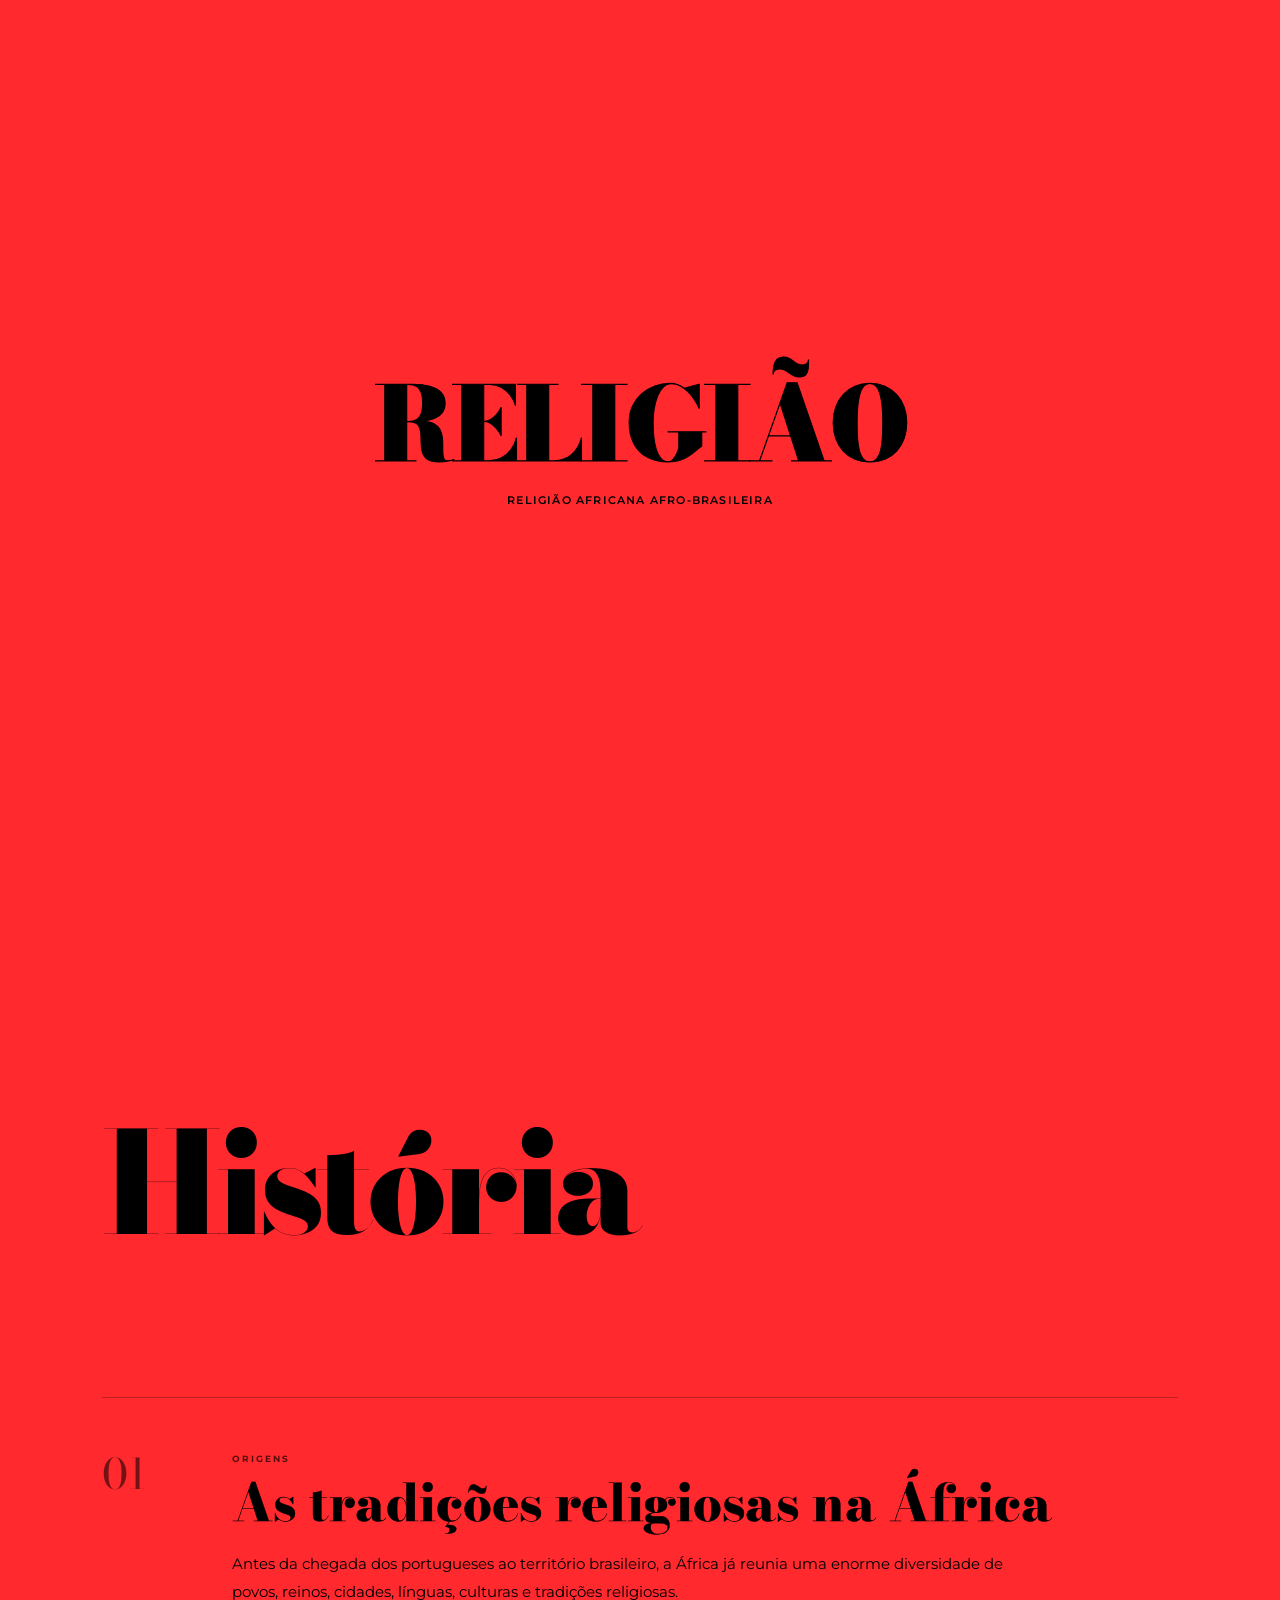
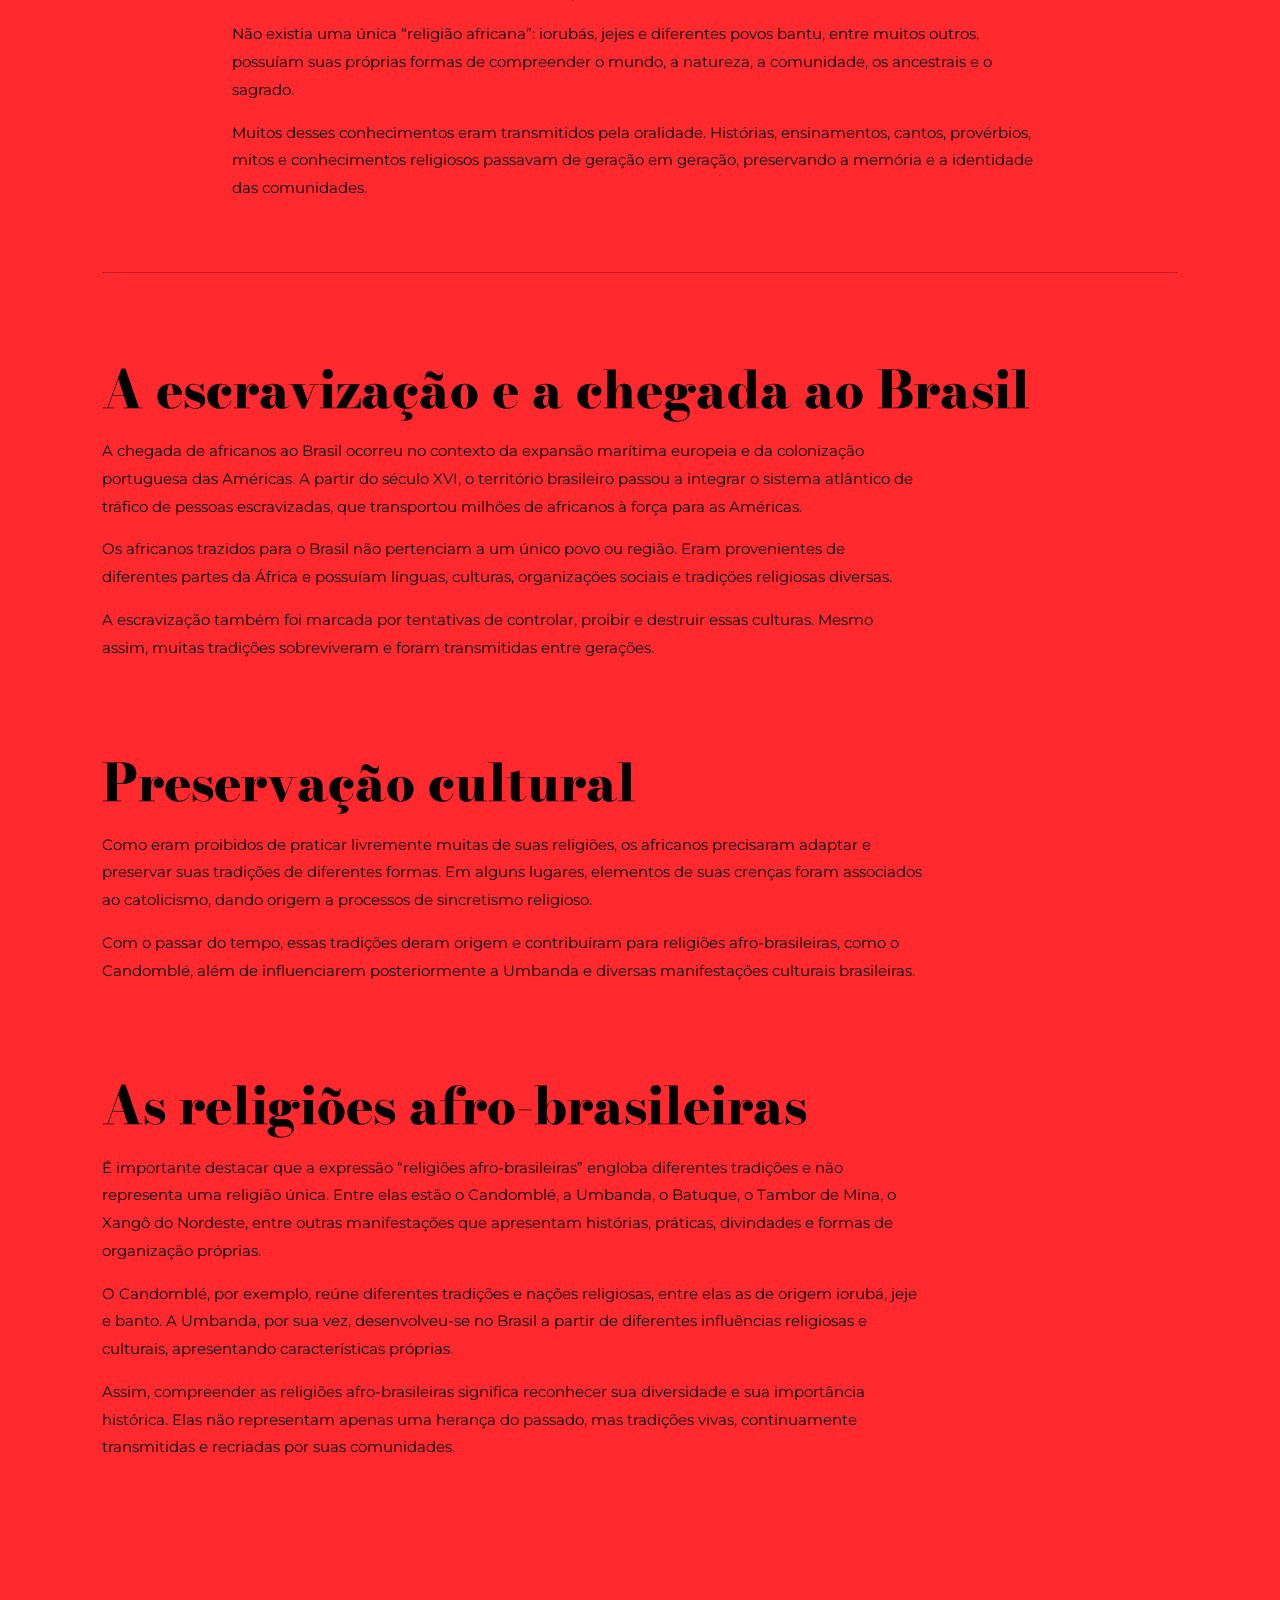
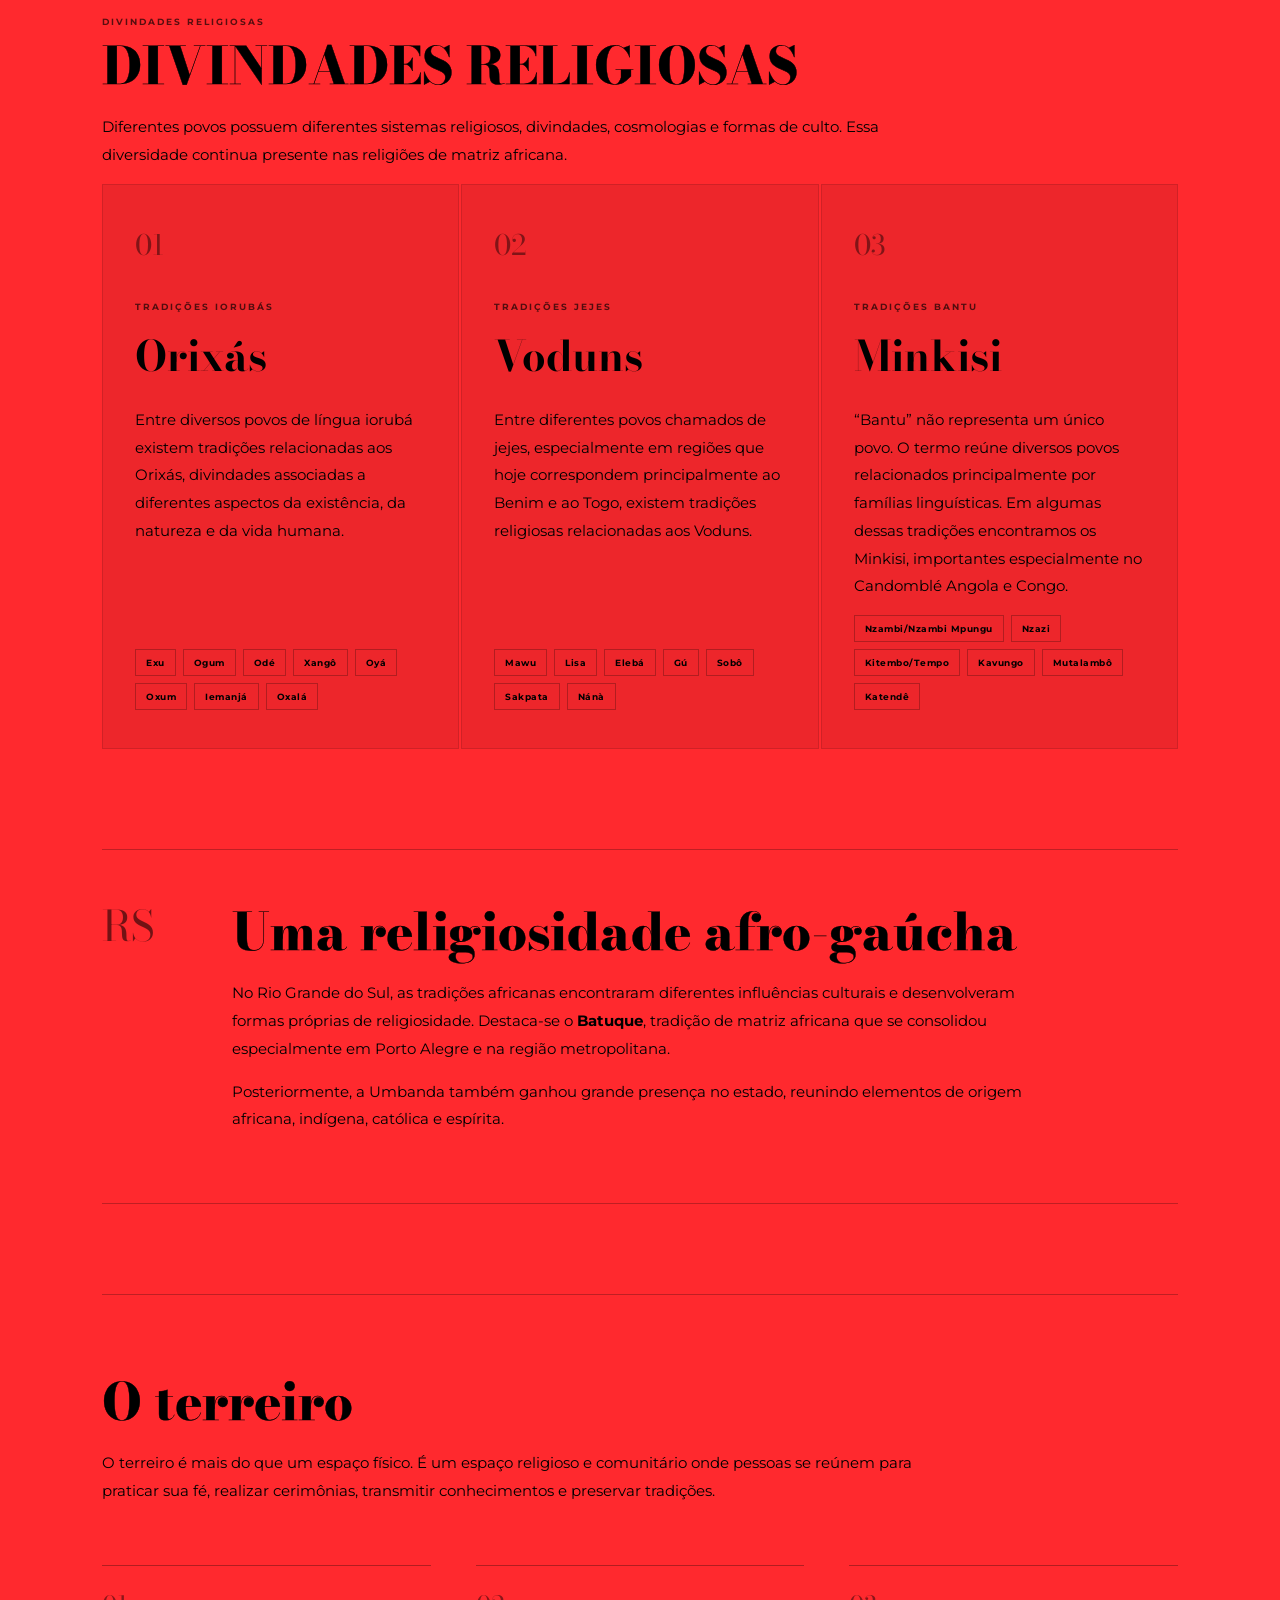
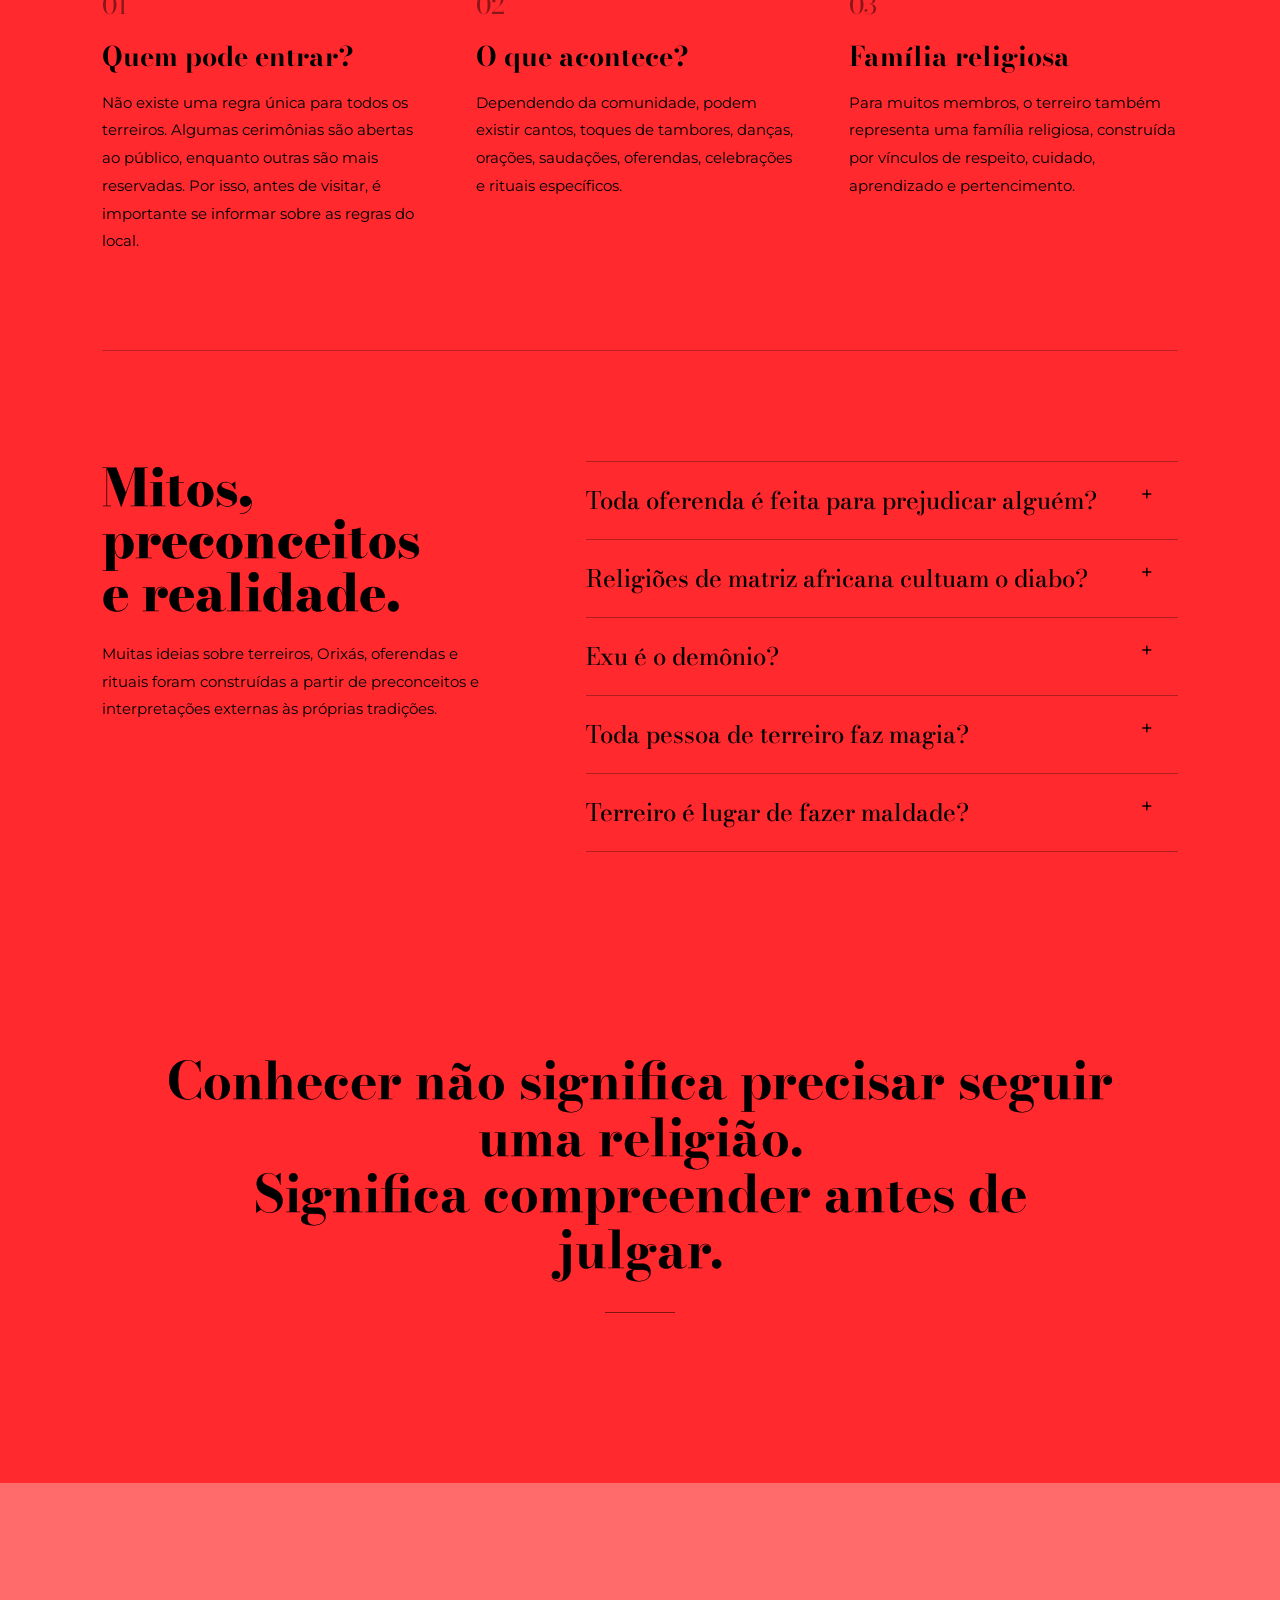
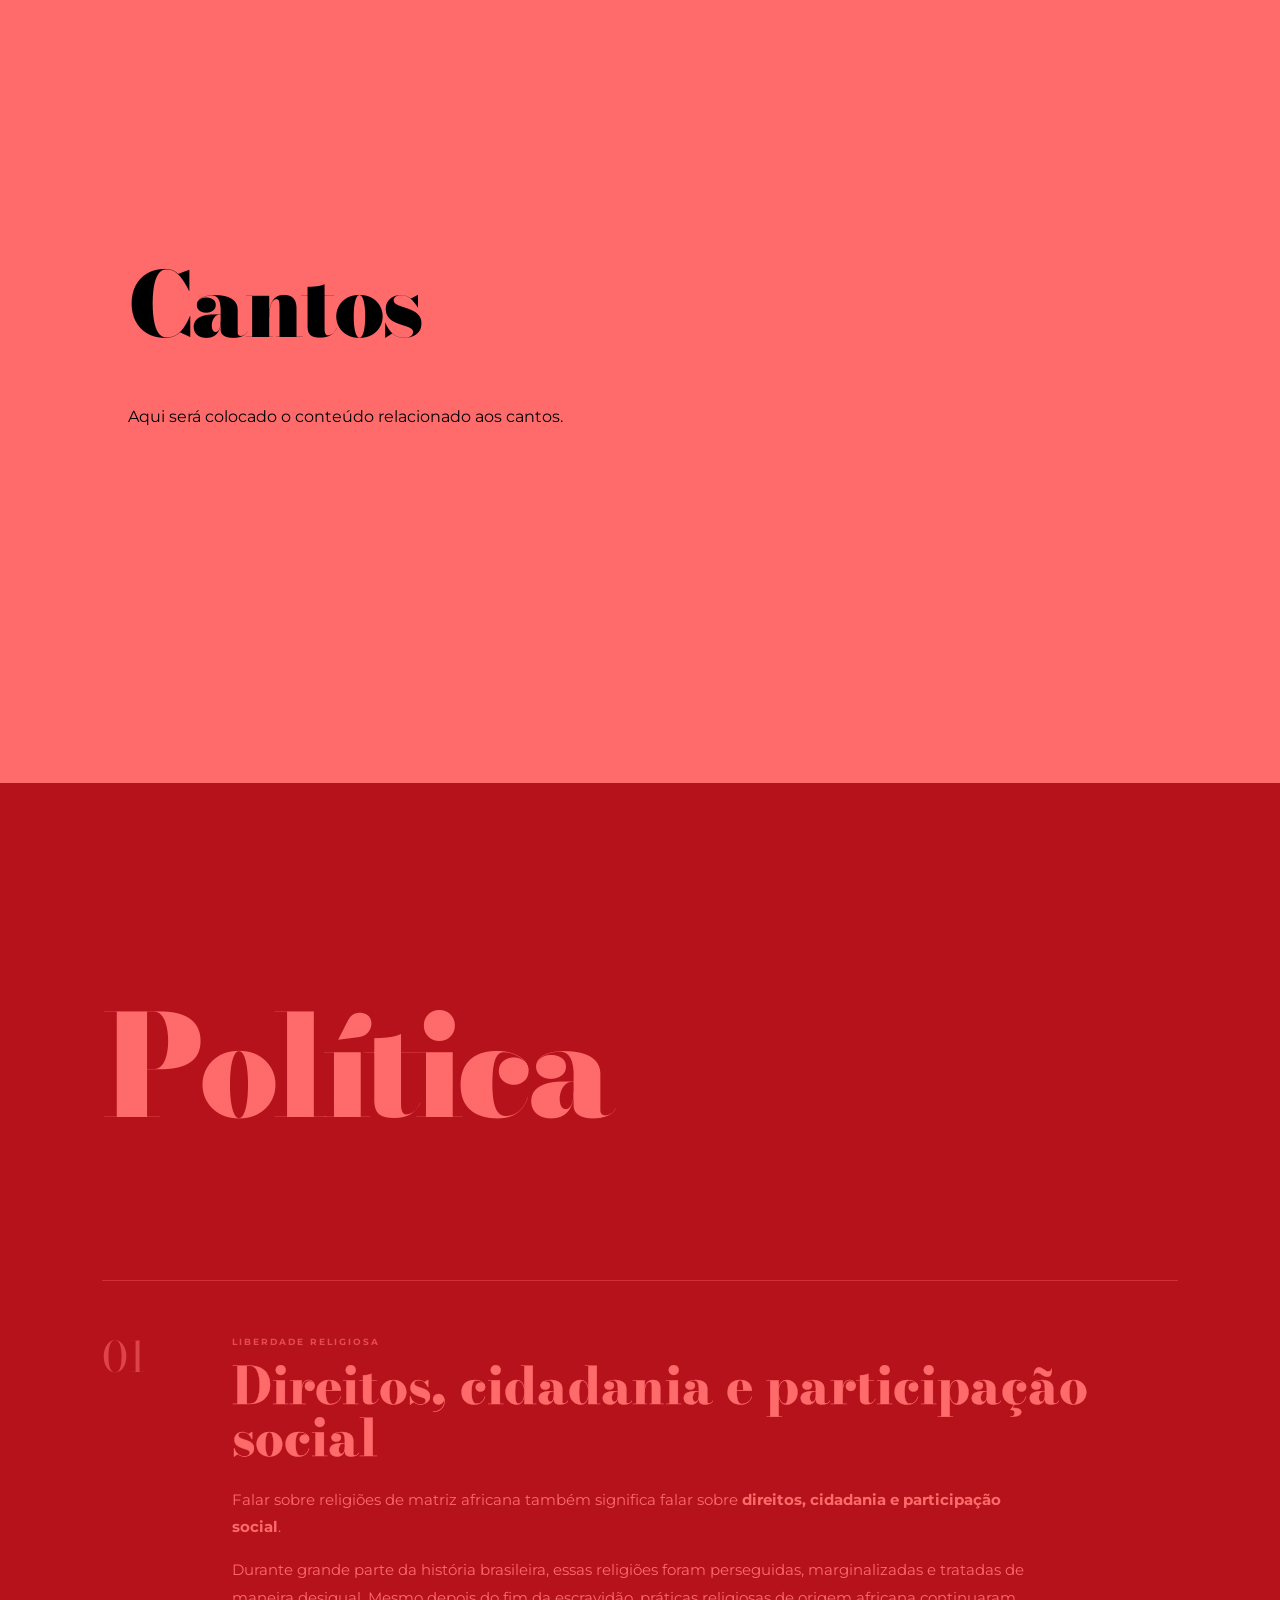
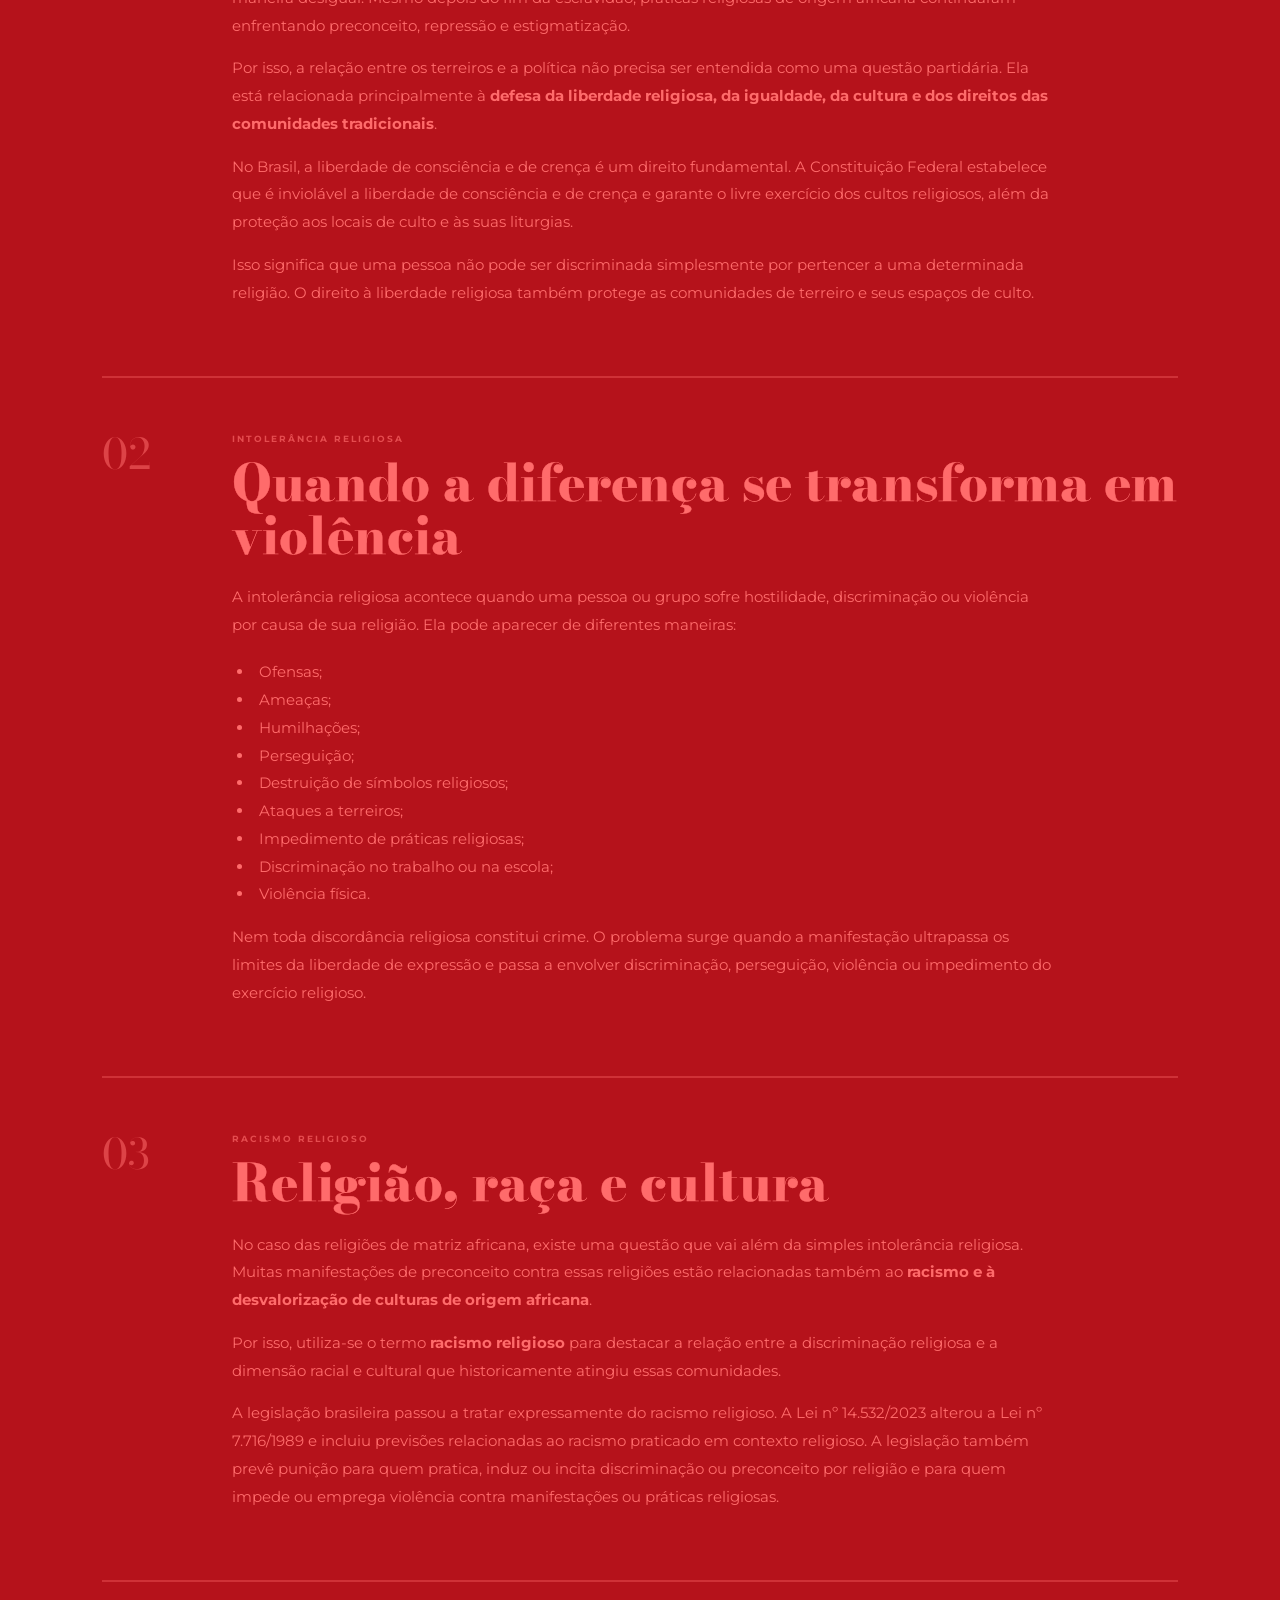
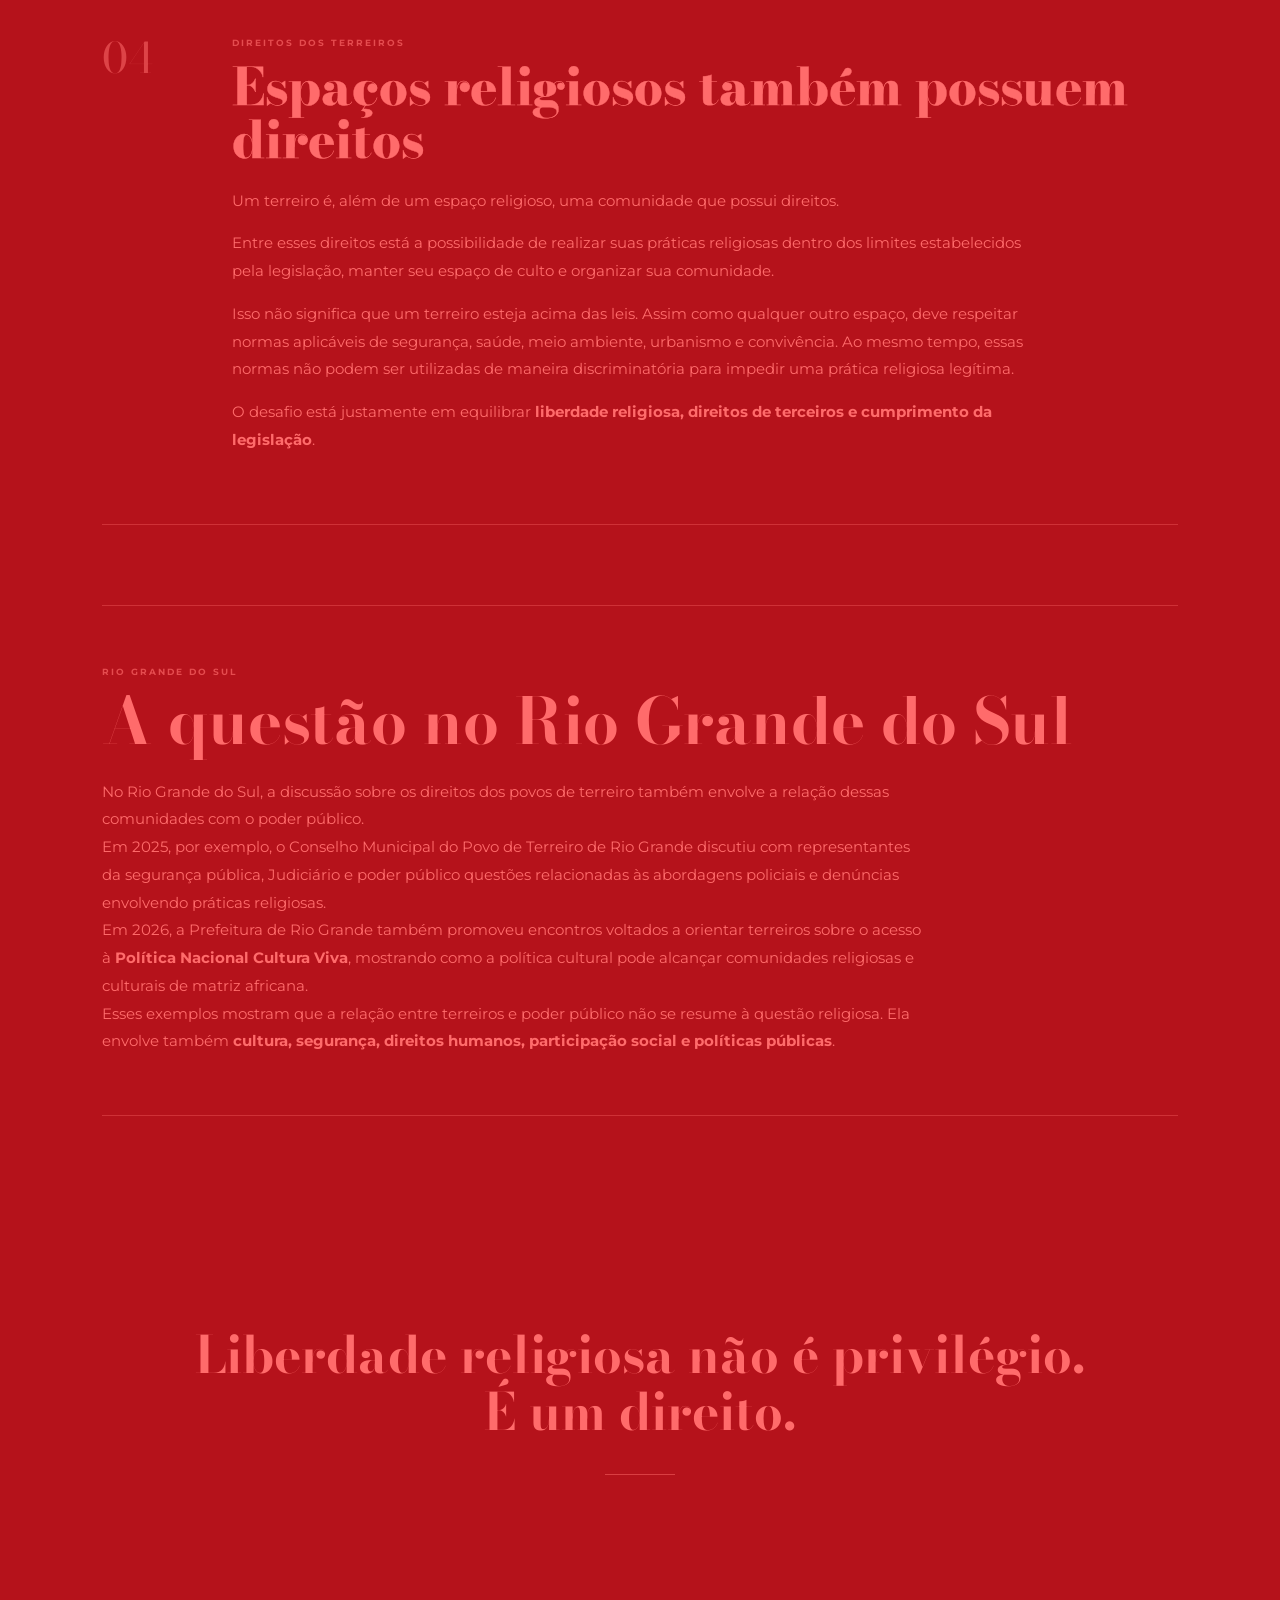
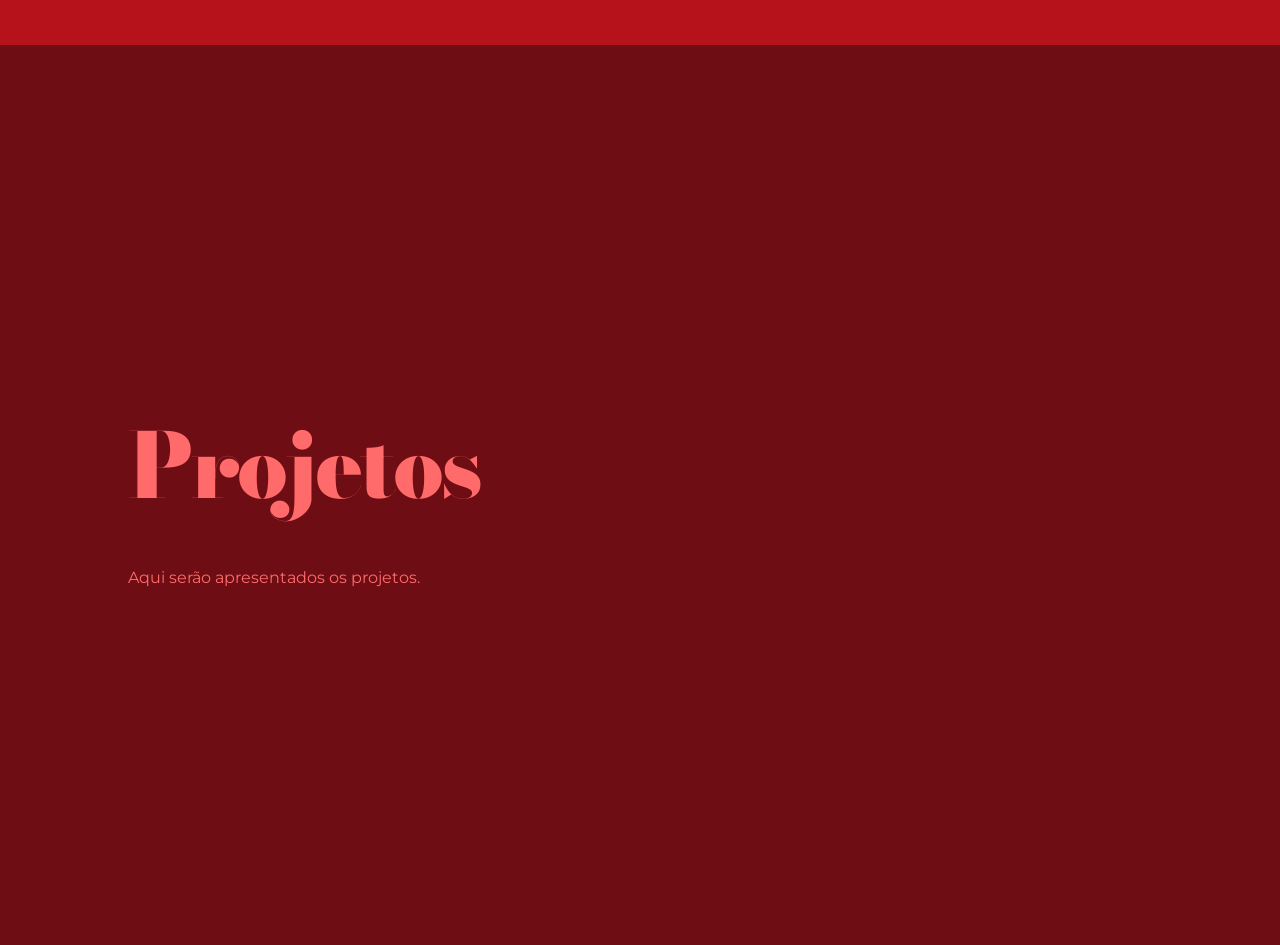
<file: index.html>
<!DOCTYPE html>
<html lang="pt-BR">
<head>
<meta charset="UTF-8">
<meta name="viewport" content="width=device-width, initial-scale=1.0">
<title>Religião</title>
<link rel="preconnect" href="https://fonts.googleapis.com">
<link rel="preconnect" href="https://fonts.gstatic.com" crossorigin>
<link href="https://fonts.googleapis.com/css2?family=Bodoni+Moda:opsz,wght@6..96,700;6..96,800;6..96,900&family=Montserrat:wght@400;500;600;700&display=swap" rel="stylesheet">
    <link rel="stylesheet" href="style.css">
</head>
<body>

<nav class="menu">
<ul>
<li><a href="#historia">História</a></li>
<li><a href="#cantos">Cantos</a></li>
<li><a href="#politica">Política</a></li>
<li><a href="#projetos">Projetos</a></li>
</ul>
</nav>

<section class="inicio">
<div class="titulo-container">
<h1>RELIGIÃO</h1>
<p class="subtitulo">RELIGIÃO AFRICANA AFRO-BRASILEIRA</p>
</section>

<section id="historia" class="secao historia-secao">
<h2>História</h2>
<div class="historia-bloco">
<div class="bloco-numero">01</div><div>
<span class="mini-titulo">ORIGENS</span><h3>As tradições religiosas na África</h3>
<p>Antes da chegada dos portugueses ao território brasileiro, a África já reunia uma enorme diversidade de povos, reinos, cidades, línguas, culturas e tradições religiosas.</p>
<p>Não existia uma única “religião africana”: iorubás, jejes e diferentes povos bantu, entre muitos outros, possuíam suas próprias formas de compreender o mundo, a natureza, a comunidade, os ancestrais e o sagrado.</p>
<p>Muitos desses conhecimentos eram transmitidos pela oralidade. Histórias, ensinamentos, cantos, provérbios, mitos e conhecimentos religiosos passavam de geração em geração, preservando a memória e a identidade das comunidades.</p>
</div></div>

<div class="linha-tempo">
<div class="tempo-item"><div><h3>A escravização e a chegada ao Brasil</h3>
<p>A chegada de africanos ao Brasil ocorreu no contexto da expansão marítima europeia e da colonização portuguesa das Américas. A partir do século XVI, o território brasileiro passou a integrar o sistema atlântico de tráfico de pessoas escravizadas, que transportou milhões de africanos à força para as Américas.</p>
<p>Os africanos trazidos para o Brasil não pertenciam a um único povo ou região. Eram provenientes de diferentes partes da África e possuíam línguas, culturas, organizações sociais e tradições religiosas diversas.</p>
<p>A escravização também foi marcada por tentativas de controlar, proibir e destruir essas culturas. Mesmo assim, muitas tradições sobreviveram e foram transmitidas entre gerações.</p>
</div></div>
<div class="tempo-item"><div><h3>Preservação cultural</h3>
<p>Como eram proibidos de praticar livremente muitas de suas religiões, os africanos precisaram adaptar e preservar suas tradições de diferentes formas. Em alguns lugares, elementos de suas crenças foram associados ao catolicismo, dando origem a processos de sincretismo religioso.</p>
<p>Com o passar do tempo, essas tradições deram origem e contribuíram para religiões afro-brasileiras, como o Candomblé, além de influenciarem posteriormente a Umbanda e diversas manifestações culturais brasileiras.</p>
</div></div>
<div class="tempo-item"><div><h3>As religiões afro-brasileiras</h3>
<p>É importante destacar que a expressão “religiões afro-brasileiras” engloba diferentes tradições e não representa uma religião única. Entre elas estão o Candomblé, a Umbanda, o Batuque, o Tambor de Mina, o Xangô do Nordeste, entre outras manifestações que apresentam histórias, práticas, divindades e formas de organização próprias.</p>
<p>O Candomblé, por exemplo, reúne diferentes tradições e nações religiosas, entre elas as de origem iorubá, jeje e banto. A Umbanda, por sua vez, desenvolveu-se no Brasil a partir de diferentes influências religiosas e culturais, apresentando características próprias.</p>
<p>Assim, compreender as religiões afro-brasileiras significa reconhecer sua diversidade e sua importância histórica. Elas não representam apenas uma herança do passado, mas tradições vivas, continuamente transmitidas e recriadas por suas comunidades.</p>
</div></div>
</div>

<div class="tradioes-intro"><span class="mini-titulo">DIVINDADES RELIGIOSAS</span><h3>DIVINDADES RELIGIOSAS</h3><p>Diferentes povos possuem diferentes sistemas religiosos, divindades, cosmologias e formas de culto. Essa diversidade continua presente nas religiões de matriz africana.</p></div>
<div class="cards-tradicoes">
<article class="tradicao-card"><span class="card-numero">01</span><span class="mini-titulo">TRADIÇÕES IORUBÁS</span><h3>Orixás</h3><p>Entre diversos povos de língua iorubá existem tradições relacionadas aos Orixás, divindades associadas a diferentes aspectos da existência, da natureza e da vida humana.</p><div class="lista-divindades">
<span class="divindade" data-descricao="Relacionado aos caminhos, à comunicação, ao movimento e às relações.">Exu</span>
<span class="divindade" data-descricao="Relacionado ao ferro, às ferramentas, ao trabalho e à abertura de caminhos.">Ogum</span>
<span class="divindade" data-descricao="Associado à caça, às matas e à busca pelo conhecimento e sustento.">Odé</span>
<span class="divindade" data-descricao="Relacionado ao trovão, ao fogo, ao poder e à justiça.">Xangô</span>
<span class="divindade" data-descricao="Associada aos ventos, às tempestades e às transformações.">Oyá</span>
<span class="divindade" data-descricao="Relacionada às águas doces, à fertilidade, à beleza e à prosperidade.">Oxum</span>
<span class="divindade" data-descricao="Associada às águas e, em muitas tradições brasileiras, ao mar.">Iemanjá</span>
<span class="divindade" data-descricao="Associado à criação e a aspectos de grande importância em diferentes tradições iorubás.">Oxalá</span>
</div></article>
<article class="tradicao-card"><span class="card-numero">02</span><span class="mini-titulo">TRADIÇÕES JEJES</span><h3>Voduns</h3><p>Entre diferentes povos chamados de jejes, especialmente em regiões que hoje correspondem principalmente ao Benim e ao Togo, existem tradições religiosas relacionadas aos Voduns.</p><div class="lista-divindades">
<span class="divindade" data-descricao="Associado à criação e a aspectos do universo em determinadas tradições.">Mawu</span>
<span class="divindade" data-descricao="Associado a aspectos complementares da cosmologia em algumas tradições.">Lisa</span>
<span class="divindade" data-descricao="Relacionado às ruas, ao dinheiro, aos mercados e à fala em determinadas tradições.">Elebá</span>
<span class="divindade" data-descricao="Relacionado ao ferro, à agricultura, às armas, à caça e à guerra.">Gú</span>
<span class="divindade" data-descricao="Associado ao raio e a fenômenos da natureza, como chuva, tempestades e fogo.">Sobô</span>
<span class="divindade" data-descricao="Associado à terra e às doenças, possuindo diferentes interpretações e formas de culto.">Sakpata</span>
<span class="divindade" data-descricao="Relacionada à vida e à morte e de grande importância em determinadas tradições.">Nánà</span>
</div></article>
<article class="tradicao-card"><span class="card-numero">03</span><span class="mini-titulo">TRADIÇÕES BANTU</span><h3>Minkisi</h3><p>“Bantu” não representa um único povo. O termo reúne diversos povos relacionados principalmente por famílias linguísticas. Em algumas dessas tradições encontramos os Minkisi, importantes especialmente no Candomblé Angola e Congo.</p><div class="lista-divindades">
<span class="divindade" data-descricao="Conceito relacionado à divindade suprema em determinadas tradições bantu.">Nzambi/Nzambi Mpungu</span>
<span class="divindade" data-descricao="Associado ao trovão e ao fogo em algumas tradições.">Nzazi</span>
<span class="divindade" data-descricao="Relacionado ao tempo e a aspectos da natureza em determinadas tradições.">Kitembo/Tempo</span>
<span class="divindade" data-descricao="Associado à terra e a aspectos relacionados à saúde e às doenças.">Kavungo</span>
<span class="divindade" data-descricao="Relacionado à caça e às matas em tradições Angola.">Mutalambô</span>
<span class="divindade" data-descricao="Associado às folhas e aos conhecimentos relacionados às plantas.">Katendê</span>
</div></article>
</div>

<div class="historia-bloco rio-grande"><div class="bloco-numero">RS</div><div><h3>Uma religiosidade afro-gaúcha</h3><p>No Rio Grande do Sul, as tradições africanas encontraram diferentes influências culturais e desenvolveram formas próprias de religiosidade. Destaca-se o <strong>Batuque</strong>, tradição de matriz africana que se consolidou especialmente em Porto Alegre e na região metropolitana.</p><p>Posteriormente, a Umbanda também ganhou grande presença no estado, reunindo elementos de origem africana, indígena, católica e espírita.</p></div></div>
<div class="terreiro"><div class="terreiro-cabecalho"><h3>O terreiro</h3><p>O terreiro é mais do que um espaço físico. É um espaço religioso e comunitário onde pessoas se reúnem para praticar sua fé, realizar cerimônias, transmitir conhecimentos e preservar tradições.</p></div>
<div class="terreiro-grid"><div><span class="indice">01</span><h4>Quem pode entrar?</h4><p>Não existe uma regra única para todos os terreiros. Algumas cerimônias são abertas ao público, enquanto outras são mais reservadas. Por isso, antes de visitar, é importante se informar sobre as regras do local.</p></div>
<div><span class="indice">02</span><h4>O que acontece?</h4><p>Dependendo da comunidade, podem existir cantos, toques de tambores, danças, orações, saudações, oferendas, celebrações e rituais específicos.</p></div>
<div><span class="indice">03</span><h4>Família religiosa</h4><p>Para muitos membros, o terreiro também representa uma família religiosa, construída por vínculos de respeito, cuidado, aprendizado e pertencimento.</p></div></div></div>

<div class="mitos"><div class="mitos-intro"><h3>Mitos, preconceitos<br>e realidade.</h3><p>Muitas ideias sobre terreiros, Orixás, oferendas e rituais foram construídas a partir de preconceitos e interpretações externas às próprias tradições.</p></div><div class="mitos-lista">
<details><summary>Toda oferenda é feita para prejudicar alguém?</summary><p>Essa é uma das ideias mais comuns e também uma das mais simplificadoras. Oferendas podem possuir diferentes significados religiosos, como agradecimento, homenagem, pedido, obrigação religiosa, manutenção de vínculos com o sagrado e celebração. Seu significado depende da tradição e do contexto.</p></details>
<details><summary>Religiões de matriz africana cultuam o diabo?</summary><p>Essa ideia está relacionada principalmente à associação histórica de divindades e entidades africanas com conceitos cristãos de demônio. As religiões de matriz africana possuem cosmologias próprias. O conceito cristão de “Diabo” não pode simplesmente ser colocado sobre Orixás, Voduns ou Minkisi.</p></details>
<details><summary>Exu é o demônio?</summary><p>Nas tradições de matriz iorubá, Exu é uma divindade própria de sua cosmologia, relacionada, entre outros aspectos, aos caminhos, movimento, comunicação e às relações. A representação de Exu como “demônio” é resultado de uma interpretação que utiliza categorias cristãs para explicar uma tradição diferente.</p></details>
<details><summary>Toda pessoa de terreiro faz magia?</summary><p>Praticantes de religiões de matriz africana não podem ser definidos simplesmente como pessoas que “fazem magia”. Existem diferentes práticas, funções e formas de viver a espiritualidade, incluindo culto, oração, ancestralidade, música, comunidade, rituais, festividades e aprendizado.</p></details>
<details><summary>Terreiro é lugar de fazer maldade?</summary><p>Essa ideia é alimentada por estereótipos. Um terreiro é um espaço religioso e comunitário onde podem existir cerimônias, ensinamentos, festas, relações familiares religiosas, transmissão de conhecimento e práticas de culto.</p></details>
</div></div>
<div class="fechamento"><h3>Conhecer não significa precisar seguir uma religião.<br>Significa compreender antes de julgar.</h3><span class="fechamento-linha"></span></div>
</section>

<section id="cantos" class="secao"><h2>Cantos</h2><p>Aqui será colocado o conteúdo relacionado aos cantos.</p></section>

<section id="politica" class="secao politica-secao">
<h2>Política</h2>

<div class="politica-bloco"><div class="bloco-numero">01</div><div>
<span class="mini-titulo">LIBERDADE RELIGIOSA</span><h3>Direitos, cidadania e participação social</h3>
<p>Falar sobre religiões de matriz africana também significa falar sobre <strong>direitos, cidadania e participação social</strong>.</p>
<p>Durante grande parte da história brasileira, essas religiões foram perseguidas, marginalizadas e tratadas de maneira desigual. Mesmo depois do fim da escravidão, práticas religiosas de origem africana continuaram enfrentando preconceito, repressão e estigmatização.</p>
<p>Por isso, a relação entre os terreiros e a política não precisa ser entendida como uma questão partidária. Ela está relacionada principalmente à <strong>defesa da liberdade religiosa, da igualdade, da cultura e dos direitos das comunidades tradicionais</strong>.</p>
<p>No Brasil, a liberdade de consciência e de crença é um direito fundamental. A Constituição Federal estabelece que é inviolável a liberdade de consciência e de crença e garante o livre exercício dos cultos religiosos, além da proteção aos locais de culto e às suas liturgias.</p>
<p>Isso significa que uma pessoa não pode ser discriminada simplesmente por pertencer a uma determinada religião. O direito à liberdade religiosa também protege as comunidades de terreiro e seus espaços de culto.</p>
</div></div>

<div class="politica-bloco"><div class="bloco-numero">02</div><div>
<span class="mini-titulo">INTOLERÂNCIA RELIGIOSA</span><h3>Quando a diferença se transforma em violência</h3>
<p>A intolerância religiosa acontece quando uma pessoa ou grupo sofre hostilidade, discriminação ou violência por causa de sua religião. Ela pode aparecer de diferentes maneiras:</p>
<ul class="politica-lista">
<li>Ofensas;</li><li>Ameaças;</li><li>Humilhações;</li><li>Perseguição;</li><li>Destruição de símbolos religiosos;</li><li>Ataques a terreiros;</li><li>Impedimento de práticas religiosas;</li><li>Discriminação no trabalho ou na escola;</li><li>Violência física.</li>
</ul>
<p>Nem toda discordância religiosa constitui crime. O problema surge quando a manifestação ultrapassa os limites da liberdade de expressão e passa a envolver discriminação, perseguição, violência ou impedimento do exercício religioso.</p>
</div></div>

<div class="politica-bloco"><div class="bloco-numero">03</div><div>
<span class="mini-titulo">RACISMO RELIGIOSO</span><h3>Religião, raça e cultura</h3>
<p>No caso das religiões de matriz africana, existe uma questão que vai além da simples intolerância religiosa. Muitas manifestações de preconceito contra essas religiões estão relacionadas também ao <strong>racismo e à desvalorização de culturas de origem africana</strong>.</p>
<p>Por isso, utiliza-se o termo <strong>racismo religioso</strong> para destacar a relação entre a discriminação religiosa e a dimensão racial e cultural que historicamente atingiu essas comunidades.</p>
<p>A legislação brasileira passou a tratar expressamente do racismo religioso. A Lei nº 14.532/2023 alterou a Lei nº 7.716/1989 e incluiu previsões relacionadas ao racismo praticado em contexto religioso. A legislação também prevê punição para quem pratica, induz ou incita discriminação ou preconceito por religião e para quem impede ou emprega violência contra manifestações ou práticas religiosas.</p>
</div></div>

<div class="politica-bloco"><div class="bloco-numero">04</div><div>
<span class="mini-titulo">DIREITOS DOS TERREIROS</span><h3>Espaços religiosos também possuem direitos</h3>
<p>Um terreiro é, além de um espaço religioso, uma comunidade que possui direitos.</p>
<p>Entre esses direitos está a possibilidade de realizar suas práticas religiosas dentro dos limites estabelecidos pela legislação, manter seu espaço de culto e organizar sua comunidade.</p>
<p>Isso não significa que um terreiro esteja acima das leis. Assim como qualquer outro espaço, deve respeitar normas aplicáveis de segurança, saúde, meio ambiente, urbanismo e convivência. Ao mesmo tempo, essas normas não podem ser utilizadas de maneira discriminatória para impedir uma prática religiosa legítima.</p>
<p>O desafio está justamente em equilibrar <strong>liberdade religiosa, direitos de terceiros e cumprimento da legislação</strong>.</p>
</div></div>

<div class="politica-destaque"><span class="mini-titulo">RIO GRANDE DO SUL</span><h3>A questão no Rio Grande do Sul</h3>
<p>No Rio Grande do Sul, a discussão sobre os direitos dos povos de terreiro também envolve a relação dessas comunidades com o poder público.</p>
<p>Em 2025, por exemplo, o Conselho Municipal do Povo de Terreiro de Rio Grande discutiu com representantes da segurança pública, Judiciário e poder público questões relacionadas às abordagens policiais e denúncias envolvendo práticas religiosas.</p>
<p>Em 2026, a Prefeitura de Rio Grande também promoveu encontros voltados a orientar terreiros sobre o acesso à <strong>Política Nacional Cultura Viva</strong>, mostrando como a política cultural pode alcançar comunidades religiosas e culturais de matriz africana.</p>
<p>Esses exemplos mostram que a relação entre terreiros e poder público não se resume à questão religiosa. Ela envolve também <strong>cultura, segurança, direitos humanos, participação social e políticas públicas</strong>.</p>
</div>

<div class="politica-fechamento"><h3>Liberdade religiosa não é privilégio.<br>É um direito.</h3><span class="fechamento-linha"></span></div>
</section>

<section id="projetos" class="secao"><h2>Projetos</h2><p>Aqui serão apresentados os projetos.</p></section>
    <script src="script.js"></script>
</body>
</html>
</file>
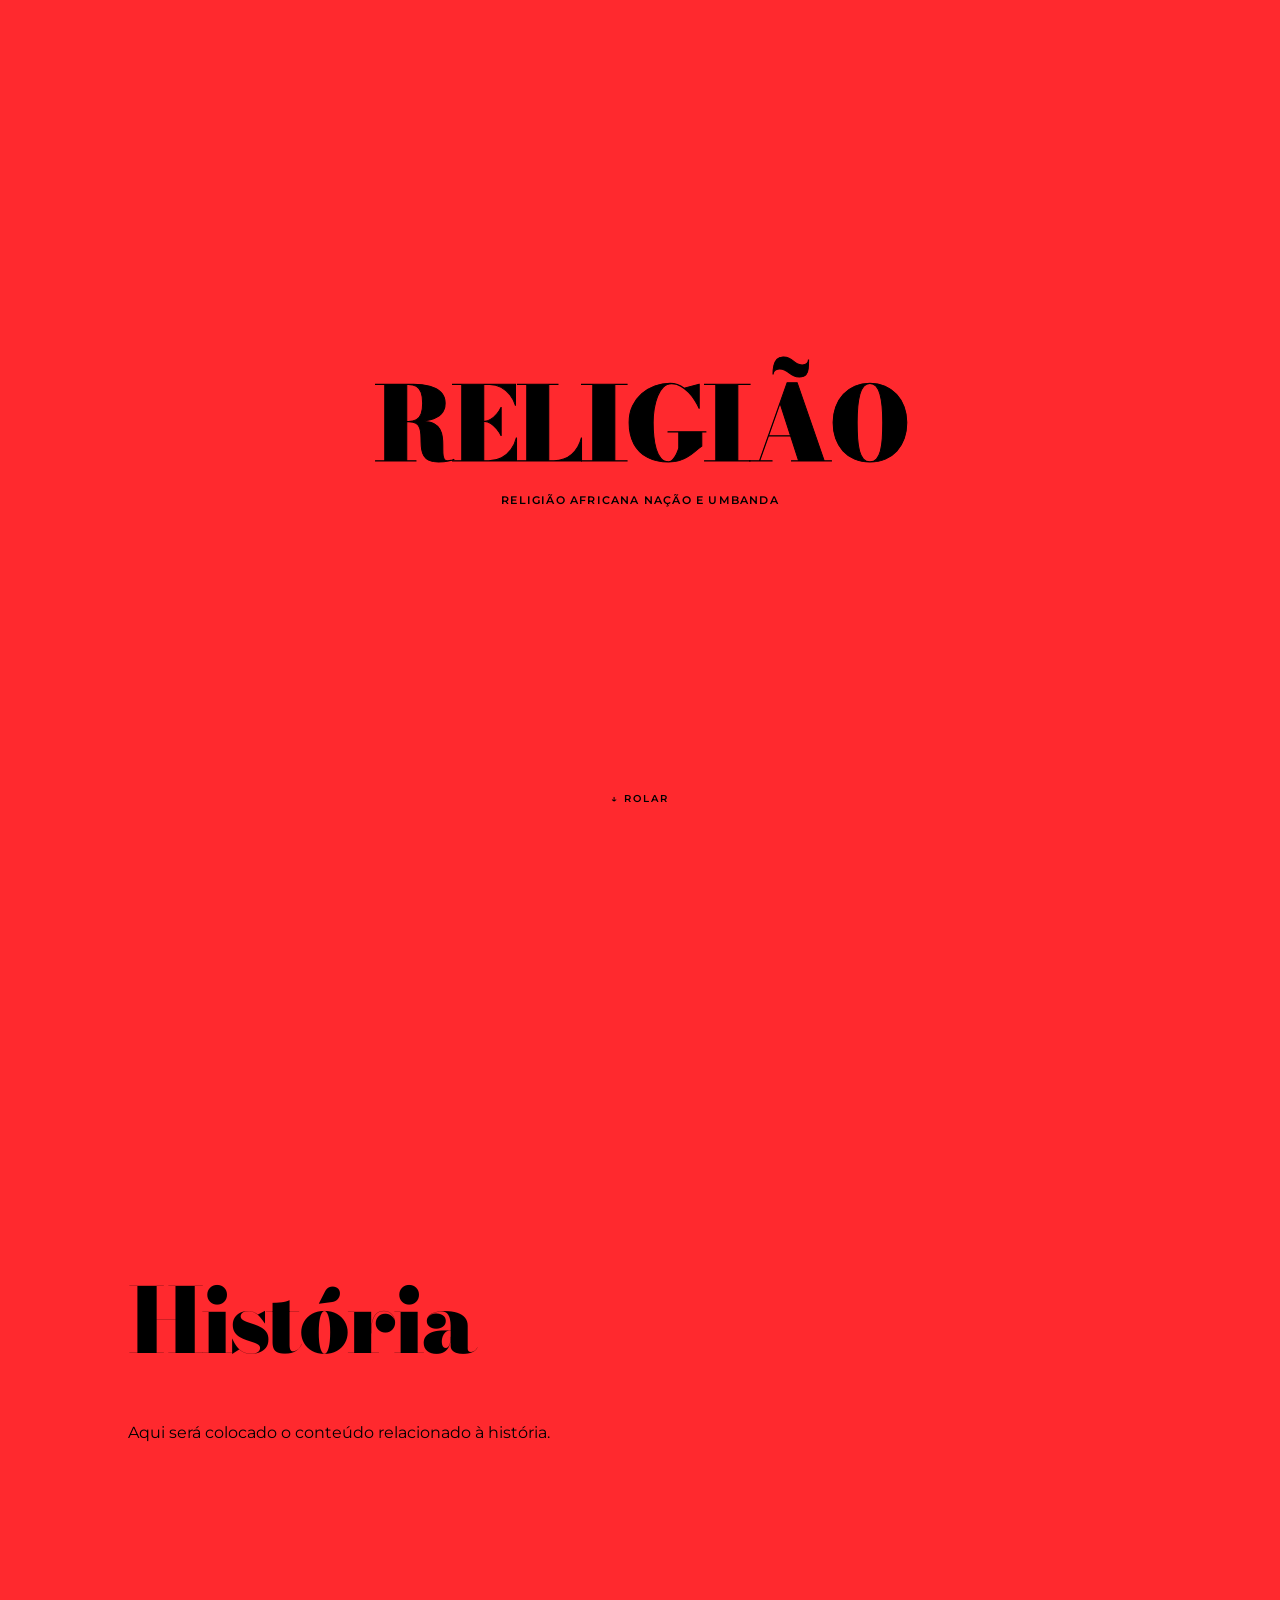
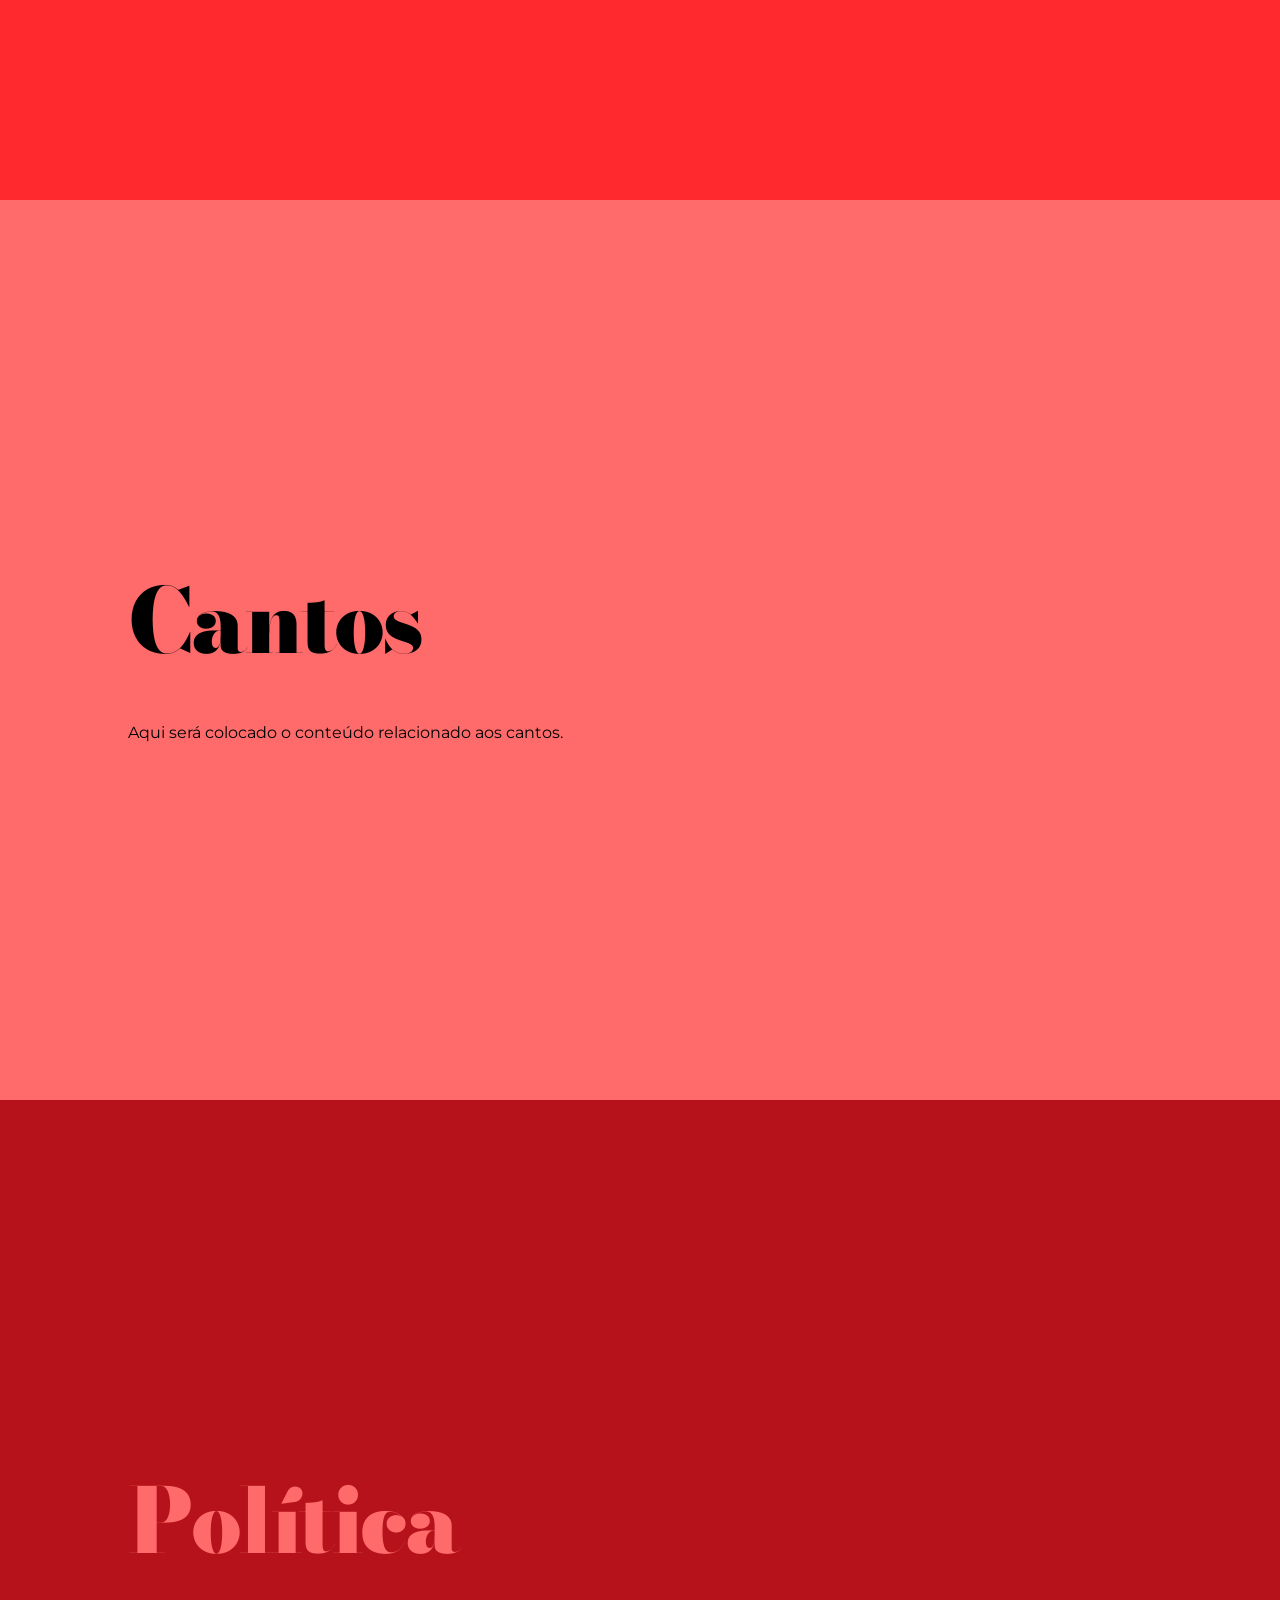
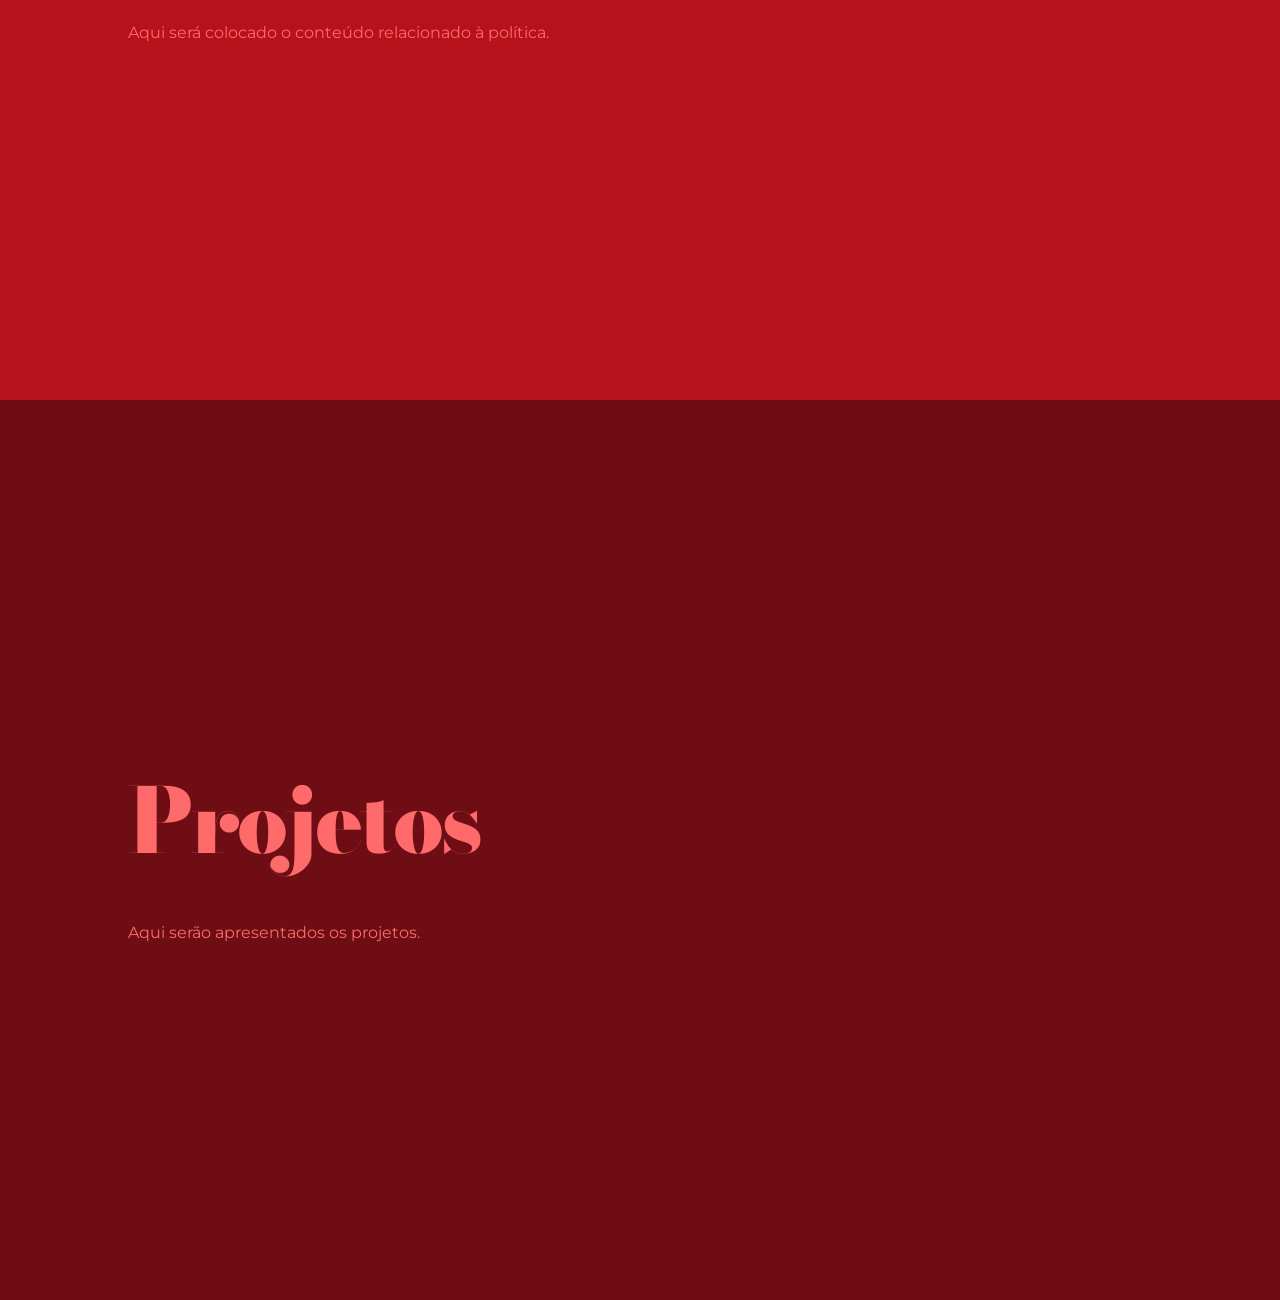
<file: Sites 0.3.html>
<!DOCTYPE html>
<html lang="pt-BR">

<head>
    <meta charset="UTF-8">
    <meta name="viewport" content="width=device-width, initial-scale=1.0">

    <title>Religião</title>

    <!-- FONTES -->
    <link rel="preconnect" href="https://fonts.googleapis.com">
    <link rel="preconnect" href="https://fonts.gstatic.com" crossorigin>

    <link href="https://fonts.googleapis.com/css2?family=Bodoni+Moda:opsz,wght@6..96,700;6..96,800;6..96,900&family=Montserrat:wght@400;500;600;700&display=swap"
        rel="stylesheet">

    <style>

        /* =====================================
           PALETA DE CORES DO SITE
        ===================================== */

        :root {
            --vermelho-principal: #FF292E;
            --vermelho-escuro: #B5121B;
            --vinho: #6E0E14;
            --vermelho-claro: #FF6B6B;

            --preto: #000000;
            --creme: #FF6B6B;
        }


        /* =====================================
           CONFIGURAÇÕES GERAIS
        ===================================== */

        * {
            margin: 0;
            padding: 0;
            box-sizing: border-box;
        }

        html {
            scroll-behavior: smooth;
        }

        body {
            font-family: "Montserrat", sans-serif;
            background-color: var(--creme);
            color: var(--preto);
        }


        /* =====================================
           MENU
        ===================================== */

        .menu {
            position: fixed;

            top: 0;
            left: 0;

            width: 100%;
            height: 70px;

            background-color: var(--vermelho-principal);

            /* Sem barra preta */
            border-bottom: none;

            z-index: 1000;

            /* Começa escondido */
            opacity: 0;
            transform: translateY(-100%);

            pointer-events: none;

            transition:
                opacity 0.5s ease,
                transform 0.5s ease;
        }


        /* Menu visível */

        .menu.aparecer {
            opacity: 1;
            transform: translateY(0);

            pointer-events: auto;
        }


        /* Lista horizontal */

        .menu ul {
            width: 100%;
            height: 100%;

            display: flex;

            justify-content: center;
            align-items: center;

            gap: 55px;

            list-style: none;
        }


        /* Links do menu */

        .menu a {
            text-decoration: none;

            color: var(--preto);

            font-size: 13px;

            font-weight: 700;

            letter-spacing: 1px;

            text-transform: uppercase;

            transition: opacity 0.3s ease;
        }


        .menu a:hover {
            opacity: 0.5;
        }


        /* =====================================
           TELA INICIAL
        ===================================== */

        .inicio {
            width: 100%;
            height: 100vh;

            background-color: var(--vermelho-principal);

            display: flex;
            justify-content: center;
            align-items: center;

            position: relative;
        }


        .titulo-container {
            text-align: center;

            transform: translateY(-10px);
        }


        /* Título principal */

        .titulo-container h1 {
            font-family: "Bodoni Moda", serif;

            font-size: clamp(55px, 8vw, 130px);

            font-weight: 900;

            color: var(--preto);

            line-height: 1;

            letter-spacing: -4px;

            /* Engrossa um pouco a fonte */
            -webkit-text-stroke: 1px var(--preto);
        }


        /* Subtítulo */

        .subtitulo {
            margin-top: 18px;

            font-size: 11px;

            font-weight: 600;

            letter-spacing: 1.2px;

            text-transform: uppercase;

            color: var(--preto);
        }


        /* =====================================
           INDICAÇÃO PARA ROLAR
        ===================================== */

        .rolar {
            position: absolute;

            bottom: 95px;
            left: 50%;

            transform: translateX(-50%);

            font-size: 10px;

            font-weight: 600;

            letter-spacing: 2px;

            color: var(--preto);

            animation: flutuar 2s infinite;
        }


        @keyframes flutuar {

            0%,
            100% {
                transform: translate(-50%, 0);
            }

            50% {
                transform: translate(-50%, 8px);
            }

        }


        /* =====================================
           SEÇÕES
        ===================================== */

        .secao {
            min-height: 100vh;

            padding: 120px 10%;

            display: flex;

            flex-direction: column;

            justify-content: center;
        }


        /* Títulos das seções */

        .secao h2 {
            font-family: "Bodoni Moda", serif;

            font-size: clamp(50px, 7vw, 110px);

            font-weight: 900;

            margin-bottom: 30px;

            letter-spacing: -3px;
        }


        /* Textos */

        .secao p {
            max-width: 700px;

            font-size: 16px;

            line-height: 1.8;
        }


        /* =====================================
           CORES DAS SEÇÕES
        ===================================== */


        /* HISTÓRIA */

        #historia {
            background-color: var(--vermelho-principal);
            color: var(--preto);
        }


        /* CANTOS */

        #cantos {
            background-color: var(--vermelho-claro);
            color: var(--preto);
        }


        /* POLÍTICA */

        #politica {
            background-color: var(--vermelho-escuro);
            color: var(--creme);
        }


        /* PROJETOS */

        #projetos {
            background-color: var(--vinho);
            color: var(--creme);
        }


        /* =====================================
           RESPONSIVIDADE - CELULAR
        ===================================== */

        @media (max-width: 600px) {

            /* Título inicial */

            .titulo-container h1 {
                font-size: 52px;
                letter-spacing: -2px;
            }


            /* Subtítulo */

            .subtitulo {
                font-size: 8px;
                letter-spacing: 0.7px;
            }


            /* Menu */

            .menu {
                height: 60px;
            }


            .menu ul {
                gap: 12px;

                padding: 0 10px;

                justify-content: space-around;
            }


            .menu a {
                font-size: 8px;
                letter-spacing: 0.3px;
            }


            /* Seções */

            .secao {
                padding: 100px 8%;
            }

        }

    </style>

</head>


<body>


    <!-- =====================================
         MENU
    ====================================== -->

    <nav class="menu">

        <ul>

            <li>
                <a href="#historia">História</a>
            </li>

            <li>
                <a href="#cantos">Cantos</a>
            </li>

            <li>
                <a href="#politica">Política</a>
            </li>

            <li>
                <a href="#projetos">Projetos</a>
            </li>

        </ul>

    </nav>



    <!-- =====================================
         TELA INICIAL
    ====================================== -->

    <section class="inicio">

        <div class="titulo-container">

            <h1>RELIGIÃO</h1>

            <p class="subtitulo">
                RELIGIÃO AFRICANA NAÇÃO E UMBANDA
            </p>

        </div>


        <div class="rolar">
            ↓ ROLAR
        </div>

    </section>



    <!-- =====================================
         HISTÓRIA
    ====================================== -->

    <section id="historia" class="secao">

        <h2>História</h2>

        <p>
            Aqui será colocado o conteúdo relacionado à história.
        </p>

    </section>



    <!-- =====================================
         CANTOS
    ====================================== -->

    <section id="cantos" class="secao">

        <h2>Cantos</h2>

        <p>
            Aqui será colocado o conteúdo relacionado aos cantos.
        </p>

    </section>



    <!-- =====================================
         POLÍTICA
    ====================================== -->

    <section id="politica" class="secao">

        <h2>Política</h2>

        <p>
            Aqui será colocado o conteúdo relacionado à política.
        </p>

    </section>



    <!-- =====================================
         PROJETOS
    ====================================== -->

    <section id="projetos" class="secao">

        <h2>Projetos</h2>

        <p>
            Aqui serão apresentados os projetos.
        </p>

    </section>



    <!-- =====================================
         JAVASCRIPT - MENU
    ====================================== -->

    <script>

        const menu = document.querySelector(".menu");

        window.addEventListener("scroll", function () {

            if (window.scrollY > 150) {
                menu.classList.add("aparecer");
            } else {
                menu.classList.remove("aparecer");
            }

        });

    </script>


</body>

</html>
</file>
<file: style.css>
:root{--vermelho-principal:#FF292E;--vermelho-escuro:#B5121B;--vinho:#6E0E14;--vermelho-claro:#FF6B6B;--preto:#000;--creme:#FF6B6B}
*{margin:0;padding:0;box-sizing:border-box}
html{scroll-behavior:smooth}
body{font-family:"Montserrat",sans-serif;background:var(--creme);color:var(--preto)}
.menu{position:fixed;top:0;left:0;width:100%;height:70px;background:var(--vermelho-principal);border-bottom:none;z-index:1000;opacity:0;transform:translateY(-100%);pointer-events:none;transition:opacity .5s ease,transform .5s ease}
.menu.aparecer{opacity:1;transform:translateY(0);pointer-events:auto}
.menu ul{width:100%;height:100%;display:flex;justify-content:center;align-items:center;gap:55px;list-style:none}
.menu a{text-decoration:none;color:var(--preto);font-size:13px;font-weight:700;letter-spacing:1px;text-transform:uppercase;transition:opacity .3s ease}
.menu a:hover{opacity:.5}
.inicio{width:100%;height:100vh;background:var(--vermelho-principal);display:flex;justify-content:center;align-items:center;position:relative}
.titulo-container{text-align:center;transform:translateY(-10px)}
.titulo-container h1{font-family:"Bodoni Moda",serif;font-size:clamp(55px,8vw,130px);font-weight:900;color:var(--preto);line-height:1;letter-spacing:-4px;-webkit-text-stroke:1px var(--preto)}
.subtitulo{margin-top:18px;font-size:11px;font-weight:600;letter-spacing:1.2px;text-transform:uppercase;color:var(--preto)}
.rolar{position:absolute;bottom:95px;left:50%;transform:translateX(-50%);font-size:10px;font-weight:600;letter-spacing:2px;color:var(--preto);animation:flutuar 2s infinite}
@keyframes flutuar{0%,100%{transform:translate(-50%,0)}50%{transform:translate(-50%,8px)}}
.secao{min-height:100vh;padding:120px 10%;display:flex;flex-direction:column;justify-content:center}
.secao h2{font-family:"Bodoni Moda",serif;font-size:clamp(50px,7vw,110px);font-weight:900;margin-bottom:30px;letter-spacing:-3px}
.secao p{max-width:700px;font-size:16px;line-height:1.8}
#historia{background:var(--vermelho-principal);color:var(--preto)}
#cantos{background:var(--vermelho-claro);color:var(--preto)}
#politica{background:var(--vermelho-escuro);color:var(--creme)}
#projetos{background:var(--vinho);color:var(--creme)}

.historia-secao{padding:120px 8% 150px;justify-content:flex-start;overflow:hidden}
.secao-topo{display:flex;align-items:center;gap:14px;margin-bottom:35px;font-size:10px;font-weight:700;letter-spacing:2px}
.numero-secao{font-family:"Bodoni Moda",serif;font-size:16px}.linha{width:48px;height:1px;background:currentColor;opacity:.45}.rotulo-secao{opacity:.7}
.historia-secao>h2{max-width:1100px;font-size:clamp(80px,11vw,160px);font-weight:900;line-height:.9;letter-spacing:-6px;margin-top:100px;margin-bottom:150px}
.historia-bloco{width:100%;display:grid;grid-template-columns:100px 1fr;gap:30px;padding:55px 0;border-top:1px solid rgba(0,0,0,.25);border-bottom:1px solid rgba(0,0,0,.25)}
.bloco-numero{font-family:"Bodoni Moda",serif;font-size:42px;line-height:1;opacity:.55}
.mini-titulo{display:block;font-size:9px;font-weight:700;letter-spacing:2px;margin-bottom:12px;opacity:.65}
.historia-bloco h3,.tempo-item h3,.tradioes-intro h3,.terreiro h3,.mitos h3{font-family:"Bodoni Moda",serif;font-size:clamp(35px,4vw,58px);font-weight:800;line-height:1.02;margin-bottom:22px;-webkit-text-stroke:.4px currentColor}
.historia-bloco p,.tempo-item p,.tradioes-intro p,.terreiro p,.mitos p,.tradicao-card p{max-width:820px;font-size:15px;line-height:1.85;margin-bottom:15px}
.linha-tempo{position:relative;margin:75px 0;padding-left:0;border-left:none}
.tempo-item{position:relative;display:grid;grid-template-columns:1fr;gap:0;padding:15px 0 65px}
.tempo-marca{display:none}
.cards-tradicoes{display:grid;grid-template-columns:repeat(3,1fr);gap:2px;margin-bottom:100px}
.tradicao-card{min-height:430px;padding:38px 32px;background:rgba(0,0,0,.07);border:1px solid rgba(0,0,0,.12);display:flex;flex-direction:column}
.tradicao-card:hover{background:rgba(0,0,0,.12);transform:translateY(-5px);transition:.3s ease}
.card-numero{font-family:"Bodoni Moda",serif;font-size:28px;margin-bottom:35px;opacity:.45}
.tradicao-card h3{font-family:"Bodoni Moda",serif;font-size:42px;margin-bottom:18px}
.lista-divindades{margin-top:auto;display:flex;flex-wrap:wrap;gap:7px}
.lista-divindades span{border:1px solid rgba(0,0,0,.25);padding:7px 10px;font-size:9px;font-weight:700;letter-spacing:.5px}
.divindade{position:relative;cursor:pointer}
.divindade::after{content:attr(data-descricao);position:absolute;bottom:calc(100% + 16px);left:50%;transform:translateX(-50%) translateY(8px);width:min(260px,calc(100vw - 30px));padding:16px 18px;background:var(--vermelho-escuro);color:var(--creme);border:1px solid rgba(0,0,0,.18);border-radius:14px;font-family:"Montserrat",sans-serif;font-size:clamp(10px,.75vw,12px);line-height:1.6;box-shadow:0 12px 30px rgba(0,0,0,.18);opacity:0;visibility:hidden;pointer-events:none;transition:opacity .25s ease,transform .25s ease;z-index:100}
.divindade:hover::after{opacity:1;visibility:visible;transform:translateX(-50%) translateY(0)}
.divindade:hover{transform:scale(1.12);z-index:10}
.rio-grande{margin-bottom:90px}.terreiro{padding:80px 0;border-top:1px solid rgba(0,0,0,.25);border-bottom:1px solid rgba(0,0,0,.25)}
.terreiro-grid{display:grid;grid-template-columns:repeat(3,1fr);gap:45px;margin-top:60px}.terreiro-grid>div{border-top:1px solid rgba(0,0,0,.3);padding-top:20px}
.indice{font-family:"Bodoni Moda",serif;font-size:25px;opacity:.45}.terreiro-grid h4{font-family:"Bodoni Moda",serif;font-size:27px;margin:12px 0}
.mitos{display:grid;grid-template-columns:.8fr 1.2fr;gap:90px;padding:110px 0 70px}.mitos-lista details{border-top:1px solid rgba(0,0,0,.3);padding:20px 0}.mitos-lista details:last-child{border-bottom:1px solid rgba(0,0,0,.3)}
.mitos-lista summary{cursor:pointer;list-style:none;font-family:"Bodoni Moda",serif;font-size:24px;padding-right:25px;-webkit-text-stroke:.2px currentColor}.mitos-lista summary::-webkit-details-marker{display:none}
.mitos-lista summary::after{content:"+";float:right;font-family:"Montserrat",sans-serif;font-size:20px;font-weight:400}.mitos-lista details[open] summary::after{content:"−"}.mitos-lista p{margin-top:18px;max-width:700px;font-size:14px}
.fechamento{padding:100px 0 20px;text-align:center}.fechamento h3{font-family:"Bodoni Moda",serif;font-size:clamp(30px,4vw,55px);line-height:1.1;margin:30px auto;max-width:950px;-webkit-text-stroke:.3px currentColor}.fechamento-linha{display:block;width:70px;height:1px;background:currentColor;margin:35px auto 0;opacity:.5}

/* POLÍTICA — mesmo padrão editorial */
.politica-secao{padding:120px 8% 150px;justify-content:flex-start;overflow:hidden}
.politica-secao>h2{max-width:1100px;font-size:clamp(80px,11vw,160px);font-weight:900;line-height:.9;letter-spacing:-6px;margin-top:100px;margin-bottom:150px}
.politica-bloco{width:100%;display:grid;grid-template-columns:100px 1fr;gap:30px;padding:55px 0;border-top:1px solid rgba(255,107,107,.35);border-bottom:1px solid rgba(255,107,107,.35)}
.politica-bloco h3{font-family:"Bodoni Moda",serif;font-size:clamp(35px,4vw,58px);font-weight:800;line-height:1.02;margin-bottom:22px;-webkit-text-stroke:.4px currentColor}
.politica-bloco p{max-width:820px;font-size:15px;line-height:1.85;margin-bottom:15px}
.politica-lista{max-width:820px;margin:20px 0 15px;padding-left:22px}
.politica-lista li{font-size:15px;line-height:1.85;padding-left:5px}
.politica-destaque{margin:80px 0;padding:60px 0;border-top:1px solid rgba(255,107,107,.35);border-bottom:1px solid rgba(255,107,107,.35)}
.politica-destaque h3{font-family:"Bodoni Moda",serif;font-size:clamp(38px,5vw,70px);line-height:1;margin-bottom:25px}
.politica-destaque p{max-width:820px;font-size:15px;line-height:1.85}
.politica-fechamento{padding:100px 0 20px;text-align:center}.politica-fechamento h3{font-family:"Bodoni Moda",serif;font-size:clamp(30px,4vw,55px);line-height:1.1;max-width:950px;margin:30px auto}

@media(max-width:800px){
.historia-secao,.politica-secao{padding:100px 8% 120px}
.historia-bloco,.politica-bloco{grid-template-columns:1fr;gap:18px}
.cards-tradicoes,.terreiro-grid,.mitos{grid-template-columns:1fr}
.mitos{gap:55px}
}
@media(max-width:600px){
.menu{height:60px}.menu ul{gap:12px;padding:0 10px;justify-content:space-around}.menu a{font-size:8px;letter-spacing:.3px}
.titulo-container h1{font-size:52px;letter-spacing:-2px}.subtitulo{font-size:8px;letter-spacing:.7px}
.historia-secao>h2,.politica-secao>h2{font-size:48px}
.secao{padding:100px 8%}.tradicao-card{min-height:auto}.lista-divindades{margin-top:25px}
.politica-lista{padding-left:20px}.politica-bloco{grid-template-columns:1fr}
}
</file>
